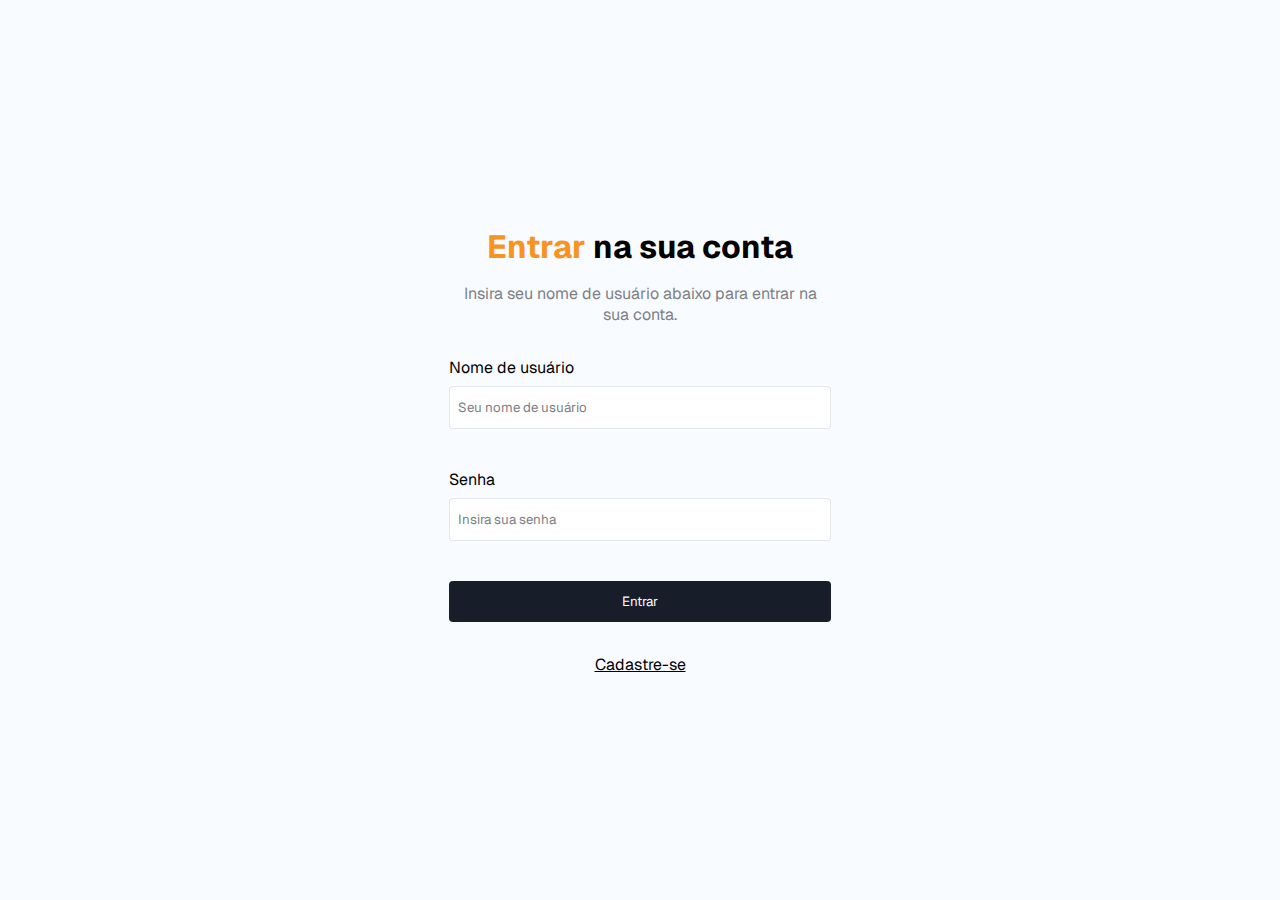
<file: src/pages/login.html>
<!DOCTYPE html>
<html lang="pt-BR">

<head>
  <meta charset="UTF-8">
  <meta name="viewport" content="width=device-width, initial-scale=1.0">
  <link rel="stylesheet" href="../styles/login.css">
  <link rel="shortcut icon" href="../assets/logo.svg" type="image/x-icon">
  <link rel="preconnect" href="https://fonts.googleapis.com">
  <link rel="preconnect" href="https://fonts.gstatic.com" crossorigin>
  <link
    href="https://fonts.googleapis.com/css2?family=Geist:wght@100..900&family=Roboto:ital,wght@0,100..900;1,100..900&display=swap"
    rel="stylesheet">
  <script src="../scripts/login.js" defer></script>
  <title>ONG vol | Login</title>
</head>

<body>
  <main class="auth">
    <form class="form" id="login-form">
      <fieldset class="form__container">
        <legend class="form__title"><span>Entrar</span> na sua conta</legend>
        <p class="form__description">Insira seu nome de usuário abaixo para entrar na sua conta.</p>
        
        <label class="form__input" for="login-name">
          <span>Nome de usuário</span>
          <input type="text" name="name" id="login-name" placeholder="Seu nome de usuário">
          <span class="input-error" id="login-name-error"></span>
        </label>

        <label class="form__input" for="login-password">
          <span>Senha</span>
          <input type="password" name="password" id="login-password" placeholder="Insira sua senha">
          <span class="input-error" id="login-password-error"></span>
        </label>
      </fieldset>

      <button form="login-form" type="submit" class="form__button">Entrar</button>

      <span class="form__links">
        <a href="./register.html">Cadastre-se</a>
      </span>
    </form>
  </main>
</body>

</html>
</file>
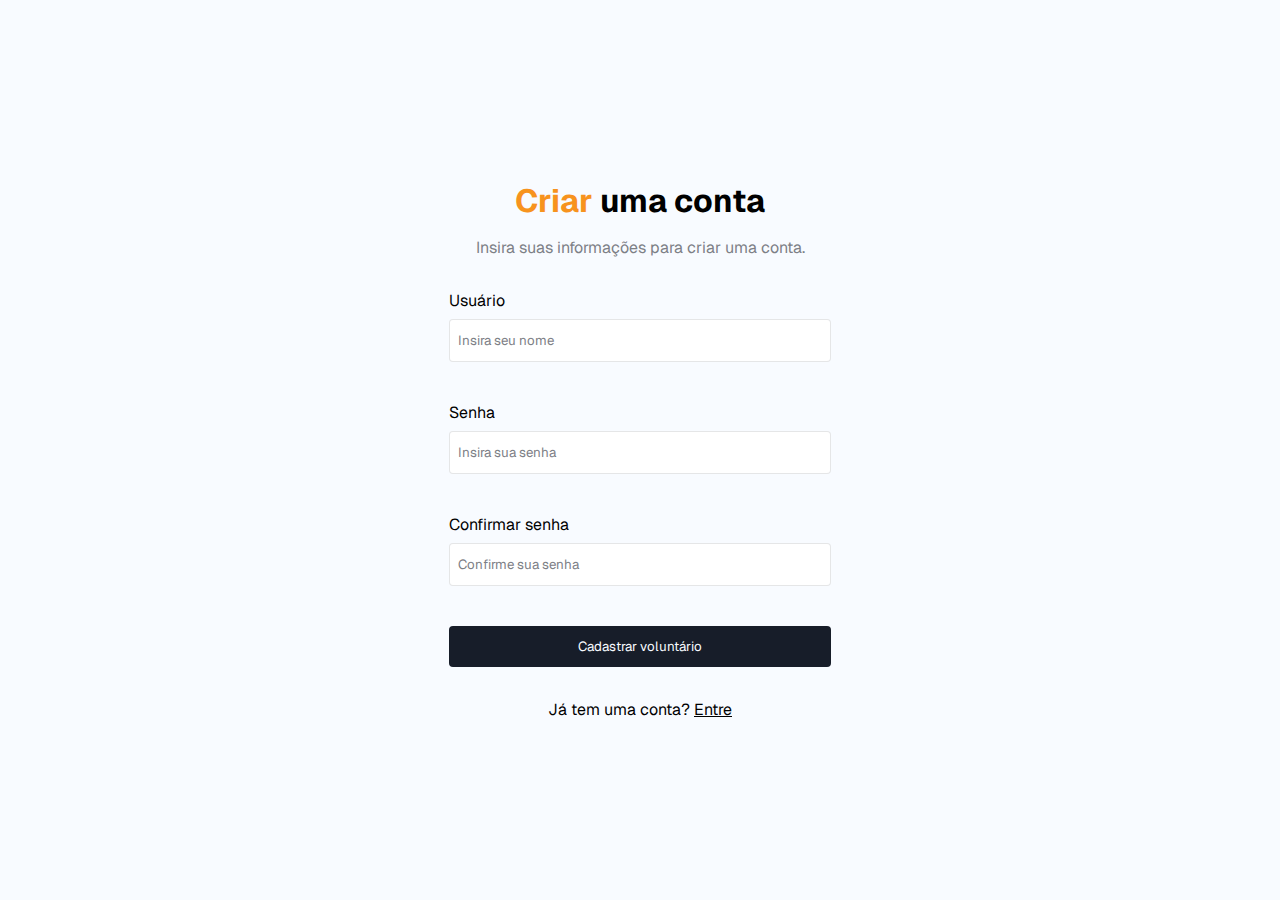
<file: src/pages/register.html>
<!DOCTYPE html>
<html lang="pt-BR">

<head>
    <meta charset="UTF-8">
    <meta name="viewport" content="width=device-width, initial-scale=1.0">
    <link rel="stylesheet" href="../styles/register.css">
    <link rel="stylesheet" href="../styles/global.css">
    <link rel="shortcut icon" href="../assets/logo.svg" type="image/x-icon">
    <link rel="preconnect" href="https://fonts.googleapis.com">
    <link rel="preconnect" href="https://fonts.gstatic.com" crossorigin>
    <link
        href="https://fonts.googleapis.com/css2?family=Geist:wght@100..900&family=Roboto:ital,wght@0,100..900;1,100..900&display=swap"
        rel="stylesheet">
    <script src="../scripts/register.js" type="module" defer></script>
    <title>ONG vol | Cadastro</title>
</head>

<body>
    <main class="auth">
        <form class="form" id="register-form">
            <fieldset class="form__container">
              <legend class="form__title"><span>Criar</span> uma conta</legend>
              <p class="form__description">Insira suas informações para criar uma conta.</p>
          
              <label class="form__input" for="register-name">
                <span>Usuário</span>
                <input type="text" name="name" id="register-name" placeholder="Insira seu nome">
                <span class="input-error" id="register-name-error"></span>
              </label>
          
              <label class="form__input" for="register-password">
                <span>Senha</span>
                <input type="password" name="password" id="register-password" placeholder="Insira sua senha">
                <span class="input-error" id="register-password-error"></span>
              </label>
          
              <label class="form__input" for="register-confirm-password">
                <span>Confirmar senha</span>
                <input type="password" name="confirm_password" id="register-confirm-password" placeholder="Confirme sua senha">
                <span class="input-error" id="register-confirm-password-error"></span>
              </label>
            </fieldset>
          
            <button type="submit" class="form__button">Cadastrar voluntário</button>

            <span class="form__links">
                Já tem uma conta?
                <a href="./login.html">Entre</a>
              </span>
          </form>
          
    </main>
</body>

</html>
</file>
<file: src/styles/login.css>
* {
    margin: 0;
    padding: 0;
    border: 0;
    box-sizing: border-box;
    font-family: "Geist", sans-serif;
    text-decoration: none;
    list-style: none;
}

:root {
    --neutral-950: #000;
    --neutral-60: #F8FBFF;
    --neutral-70: #F5F6F8;
    --neutral-50: #FFF;
    --primary-100: #7D8086;
    --primary-200: #586071;
    --primary-500: #171D29;
    --primary-500-70: #171d29ab;
    --primary-20: #7D808633;
    --red-color: #D33434;

}

body {
    display: flex;
    flex-direction: column;
    align-items: center;
    justify-content: center;
    min-height: 100vh;
    height: 100%;
    width: 100%;
    background: var(--neutral-60);
}


main {
    display: flex;
    flex-direction: column;
    gap: 1rem;
    align-items: center;
    padding: 0px 16px;
    max-width: 414px;
    width: 100%;
}

.logo {
    display: flex;
    gap: 0.2188rem;
    align-items: center;
    font-size: 1rem;
    color: var(--neutral-950);
    margin-block: 0.5rem;
}

.form {
    display: flex;
    flex-direction: column;
    width: 100%;
    justify-content: center;
    gap: 2rem;
}

.form__container {
    display: flex;
    flex-direction: column;
    gap: 2rem;
}

.form__container p {
    margin-top: 16px;
    text-align: center;
}

.form__title {
    font-size: 2rem;
    font-weight: bold;
    text-align: center;
}

.form__title span {
    color: #f7931e;
    /* background: -webkit-linear-gradient(var(--gradient)); */
    /* -webkit-background-clip: text;
    -webkit-text-fill-color: transparent; */
}

.form__description {
    color: var(--primary-100);
    font-size: 1rem;
}

.form__input {
    display: flex;
    flex-direction: column;
    gap: 0.5rem;
}

.form__input input {
    border: 1px var(--primary-20) solid;
    padding: 12px 8px;
    border-radius: 4px;
}

.form__input input::placeholder {
    color: var(--primary-100);
}

.form__button {
    background: var(--primary-500);
    padding-block: 12px;
    border-radius: 4px;
    color: var(--neutral-60);
    cursor: pointer;
    transition: all 200ms ease-in;
}

.form__button:hover {
    background: var(--primary-500-70);
}

.form__links {
    color: var(--neutral-950);
    text-align: center;
}

.form__links a {
    color: var(--neutral-950);
    text-decoration: underline;
    transition: all 100ms ease-in;
}

.form__links a:hover {
    color: var(--primary-500-70);
    text-decoration: underline;
}

.input-error {
    color: red;
}
</file>
<file: src/styles/register.css>
* {
    margin: 0;
    padding: 0;
    border: 0;
    box-sizing: border-box;
    font-family: "Geist", sans-serif;
    text-decoration: none;
    list-style: none;
}

:root {
    --neutral-950: #000;
    --neutral-60: #F8FBFF;
    --neutral-70: #F5F6F8;
    --neutral-50: #FFF;
    --primary-100: #7D8086;
    --primary-200: #586071;
    --primary-500: #171D29;
    --primary-500-70: #171d29ab;
    --primary-20: #7D808633;
    --red-color: #D33434;

}

body {
    display: flex;
    flex-direction: column;
    align-items: center;
    justify-content: center;
    min-height: 100vh;
    height: 100%;
    width: 100%;
    background: var(--neutral-60);
}


main {
    display: flex;
    flex-direction: column;
    gap: 1rem;
    align-items: center;
    padding: 0px 16px;
    max-width: 414px;
    width: 100%;
}

.logo {
    display: flex;
    gap: 0.2188rem;
    align-items: center;
    font-size: 1rem;
    color: var(--neutral-950);
    margin-block: 0.5rem;
}

.form {
    display: flex;
    flex-direction: column;
    width: 100%;
    justify-content: center;
    gap: 2rem;
}

.form__container {
    display: flex;
    flex-direction: column;
    gap: 2rem;
}

.form__container p {
    margin-top: 16px;
    text-align: center;
}

.form__title {
    font-size: 2rem;
    font-weight: bold;
    text-align: center;
}

.form__title span {
    color: #f7931e;
    /* background: -webkit-linear-gradient(var(--gradient)); */
    /* -webkit-background-clip: text;
    -webkit-text-fill-color: transparent; */
}

.form__description {
    color: var(--primary-100);
    font-size: 1rem;
}

.form__input {
    display: flex;
    flex-direction: column;
    gap: 0.5rem;
}

.form__input input {
    border: 1px var(--primary-20) solid;
    padding: 12px 8px;
    border-radius: 4px;
}

.form__input input::placeholder {
    color: var(--primary-100);
}

.form__button {
    background: var(--primary-500);
    padding-block: 12px;
    border-radius: 4px;
    color: var(--neutral-60);
    cursor: pointer;
    transition: all 200ms ease-in;
}

.form__button:hover {
    background: var(--primary-500-70);
}

.form__links {
    color: var(--neutral-950);
    text-align: center;
}

.form__links a {
    color: var(--neutral-950);
    text-decoration: underline;
    transition: all 100ms ease-in;
}

.form__links a:hover {
    color: var(--primary-500-70);
    text-decoration: underline;
}

.input-error {
    color: red;
}
</file>
<file: src/styles/global.css>
* {
    margin: 0;
    padding: 0;
    border: 0;
    box-sizing: border-box;
    font-family: "Geist", sans-serif;
    text-decoration: none;
    list-style: none;
}

* {
    margin: 0;
    padding: 0;
    border: 0;
    box-sizing: border-box;
    font-family: "Geist", sans-serif;
    text-decoration: none;
    list-style: none;
}

:root {
    --neutral-950: #000;
    --neutral-60: #F8FBFF;
    --neutral-50: #FFF;
    --primary-500: #171D29;
    --primary-500-70: #171d29ab;
    --link-color: #0d4c7f;
    --link-hover: #0a3960;
    --border-accent: #f7931e;
}

body {
    background: var(--neutral-60);
}

.header {
    display: flex;
    width: 100%;
    background: var(--neutral-50);
    border-top: 4px solid var(--border-accent);
    padding: 1rem 2rem;
    margin-bottom: 50px;
}

.logo {
    display: flex;
    gap: 0.5rem;
    align-items: center;
    font-size: 1rem;
    color: var(--neutral-950);
    margin-bottom: 1rem;
}

.logo__icon {
    width: 24px;
    height: 24px;
}

.logo__name {
    display: flex;
}

.nav {
    display: flex;
    justify-content: center;
    width: 100%;
}

.nav__list {
    display: flex;
    flex-wrap: wrap;
    gap: 2rem;
}

.nav__item a {
    font-size: 1rem;
    color: var(--link-color);
    transition: color 0.2s ease-in-out;
}

.nav__item a:hover {
    color: var(--link-hover);
}
</file>
